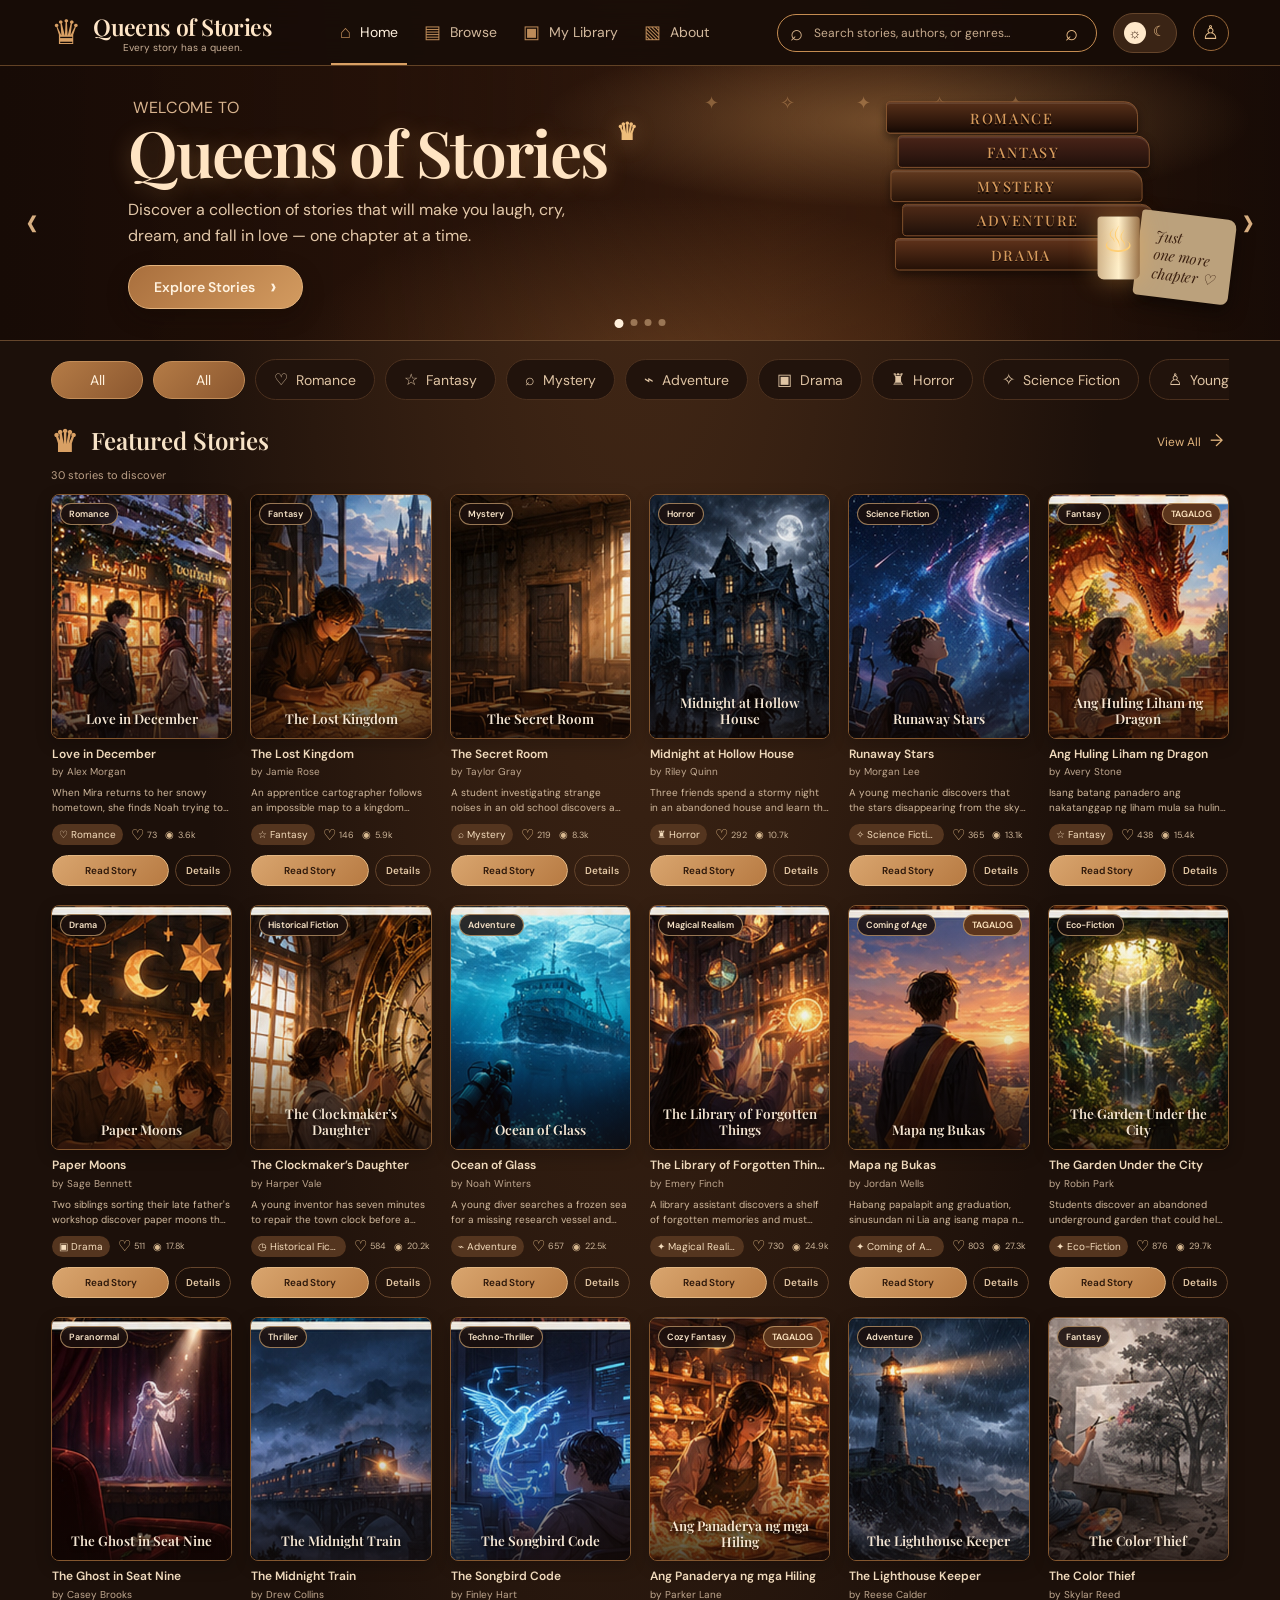
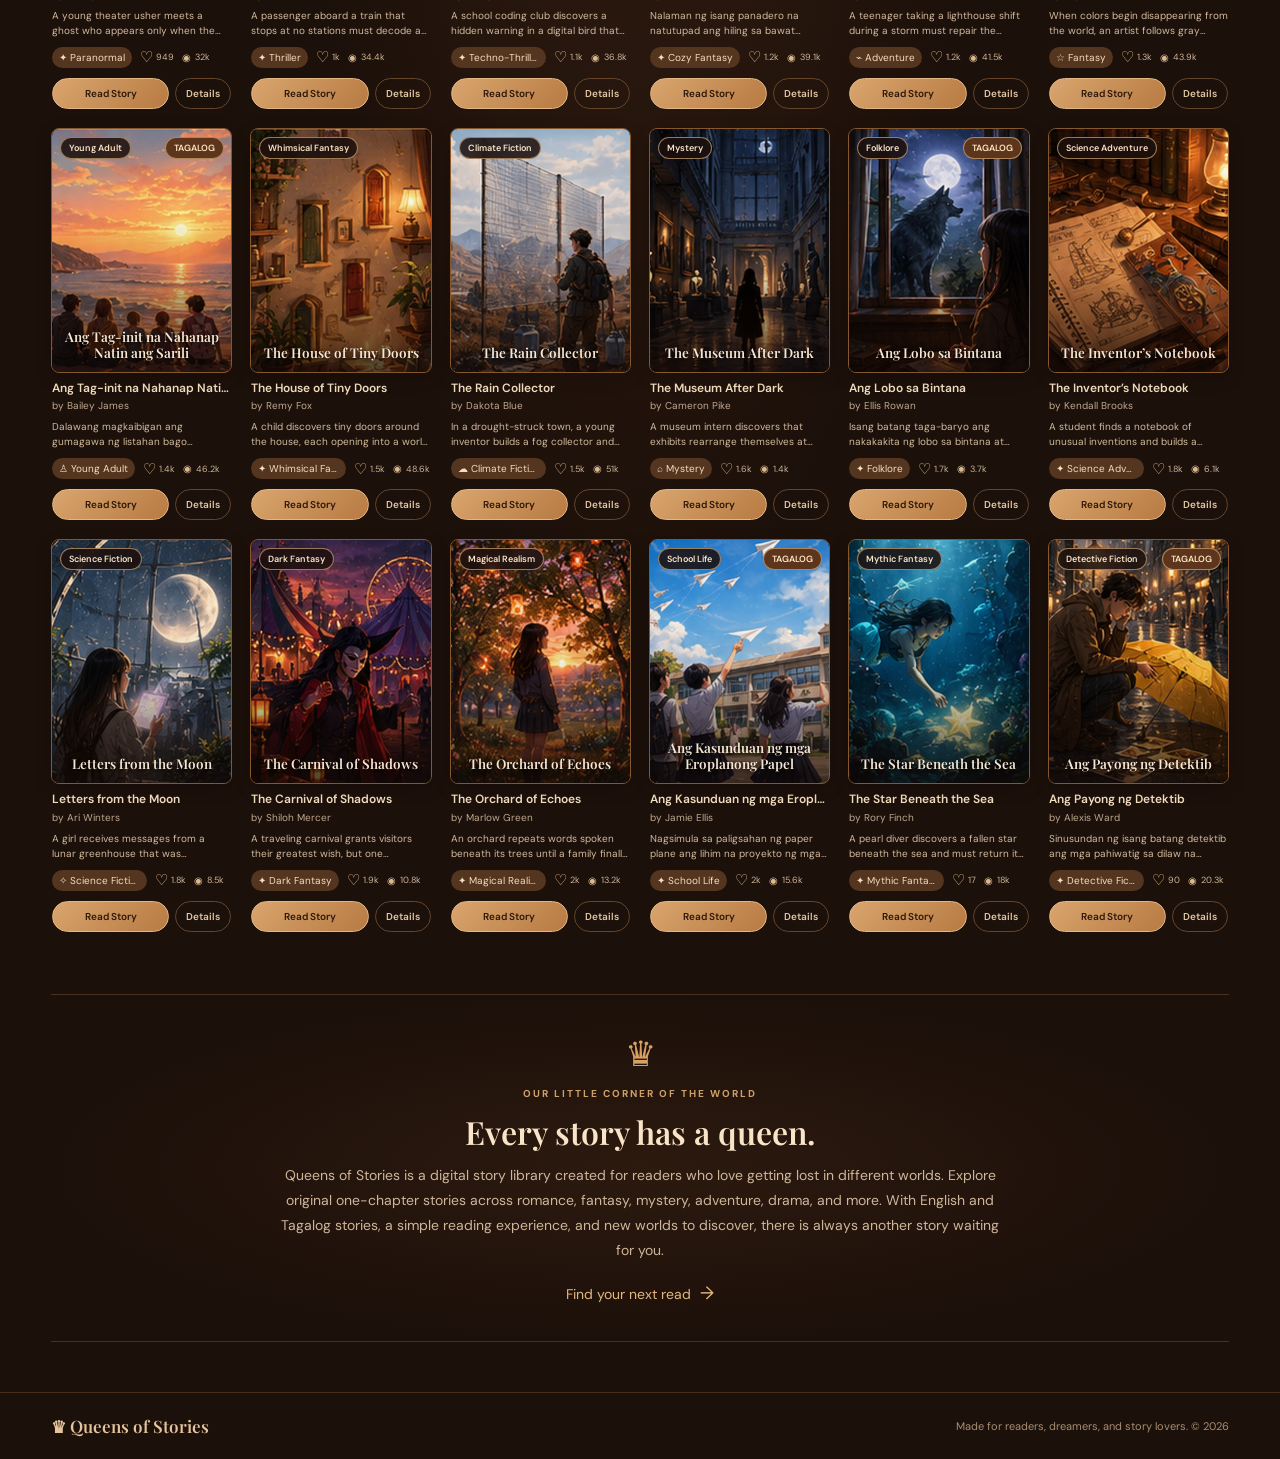
<file: index.html>
<!DOCTYPE html>
<html lang="en">
<head>
  <meta charset="UTF-8"><meta name="viewport" content="width=device-width, initial-scale=1.0">
  <meta name="description" content="Discover romance, fantasy, mystery, adventure, and Tagalog stories at Queens of Stories.">
  <title>Queens of Stories — Every Story Has a Queen</title>
  <link rel="preconnect" href="https://fonts.googleapis.com"><link rel="preconnect" href="https://fonts.gstatic.com" crossorigin>
  <link href="https://fonts.googleapis.com/css2?family=DM+Sans:wght@400;500;600;700&family=Playfair+Display:wght@500;600;700&display=swap" rel="stylesheet">
  <link rel="stylesheet" href="style.css"><script src="books.js" defer></script><script src="script.js" defer></script>
</head>
<body>
  <a class="skip-link" href="#library">Skip to stories</a>
  <header class="topbar">
    <a class="brand" href="index.html"><span class="crown">♛</span><span><strong>Queens of Stories</strong><small>Every story has a queen.</small></span></a>
    <nav class="main-nav" aria-label="Main navigation"><a class="nav-link active" href="index.html"><span>⌂</span> Home</a><a class="nav-link" href="#library"><span>▤</span> Browse</a><a class="nav-link" href="#library" id="myLibraryLink"><span>▣</span> My Library</a><a class="nav-link" href="#about"><span>▧</span> About</a></nav>
    <div class="header-actions"><label class="search-box" aria-label="Search stories"><span>⌕</span><input id="searchInput" type="search" placeholder="Search stories, authors, or genres..."><button id="searchClear" aria-label="Clear search" type="button">⌕</button></label><button id="themeToggle" class="theme-toggle" type="button" aria-label="Switch theme"><span>☼</span><span>☾</span></button><a class="profile-button" href="#about" aria-label="About Queens of Stories">♙</a></div>
  </header>
  <main>
    <section class="hero" aria-label="Welcome to Queens of Stories">
      <div class="hero-shade"></div><button class="hero-arrow hero-prev" id="heroPrev" aria-label="Previous feature">‹</button>
      <div class="hero-copy"><p class="hero-kicker" id="heroKicker">WELCOME TO</p><h1 id="heroTitle">Queens of Stories<span class="hero-crown">♛</span></h1><p id="heroDescription">Discover a collection of stories that will make you laugh, cry, dream, and fall in love — one chapter at a time.</p><a class="hero-cta" href="#library">Explore Stories <span>›</span></a></div>
      <div class="hero-book-stack" aria-hidden="true"><div class="stack-book book-a">ROMANCE</div><div class="stack-book book-b">FANTASY</div><div class="stack-book book-c">MYSTERY</div><div class="stack-book book-d">ADVENTURE</div><div class="stack-book book-e">DRAMA</div><div class="stack-note">Just<br>one more<br>chapter ♡</div><div class="stack-candle">♨</div></div>
      <button class="hero-arrow hero-next" id="heroNext" aria-label="Next feature">›</button><div class="hero-dots" id="heroDots" aria-label="Hero slides"><button class="active" aria-label="Slide 1"></button><button aria-label="Slide 2"></button><button aria-label="Slide 3"></button><button aria-label="Slide 4"></button></div>
    </section>
    <section class="library-wrap" id="library">
      <div class="genre-strip" id="genreFilters" aria-label="Filter by genre"><button class="genre-chip selected" data-genre="All">All</button></div>
      <div class="section-title-row"><h2><span class="section-crown">♛</span><span id="sectionTitle">Featured Stories</span></h2><button class="view-all" id="viewAll" type="button">View All <span>→</span></button></div>
      <p class="result-count" id="resultCount" aria-live="polite">Discover your next favorite story.</p>
      <div class="book-grid" id="bookGrid"></div><p class="empty-message" id="emptyMessage" hidden>No stories found. Try another title or genre.</p>
    </section>
    <section class="about-section" id="about"><div class="about-crown">♛</div><p class="eyebrow">OUR LITTLE CORNER OF THE WORLD</p><h2>Every story has a queen.</h2><p>Queens of Stories is a digital story library created for readers who love getting lost in different worlds. Explore original one-chapter stories across romance, fantasy, mystery, adventure, drama, and more. With English and Tagalog stories, a simple reading experience, and new worlds to discover, there is always another story waiting for you.</p><a href="#library" class="about-link">Find your next read <span>→</span></a></section>
  </main>
  <footer class="footer"><a class="footer-brand" href="index.html">♛ Queens of Stories</a><span>Made for readers, dreamers, and story lovers. © 2026</span></footer>
  <dialog id="detailsDialog" class="details-dialog"><button id="closeDialog" class="dialog-close" aria-label="Close details">×</button><div id="dialogContent"></div></dialog>
</body></html>
</file>
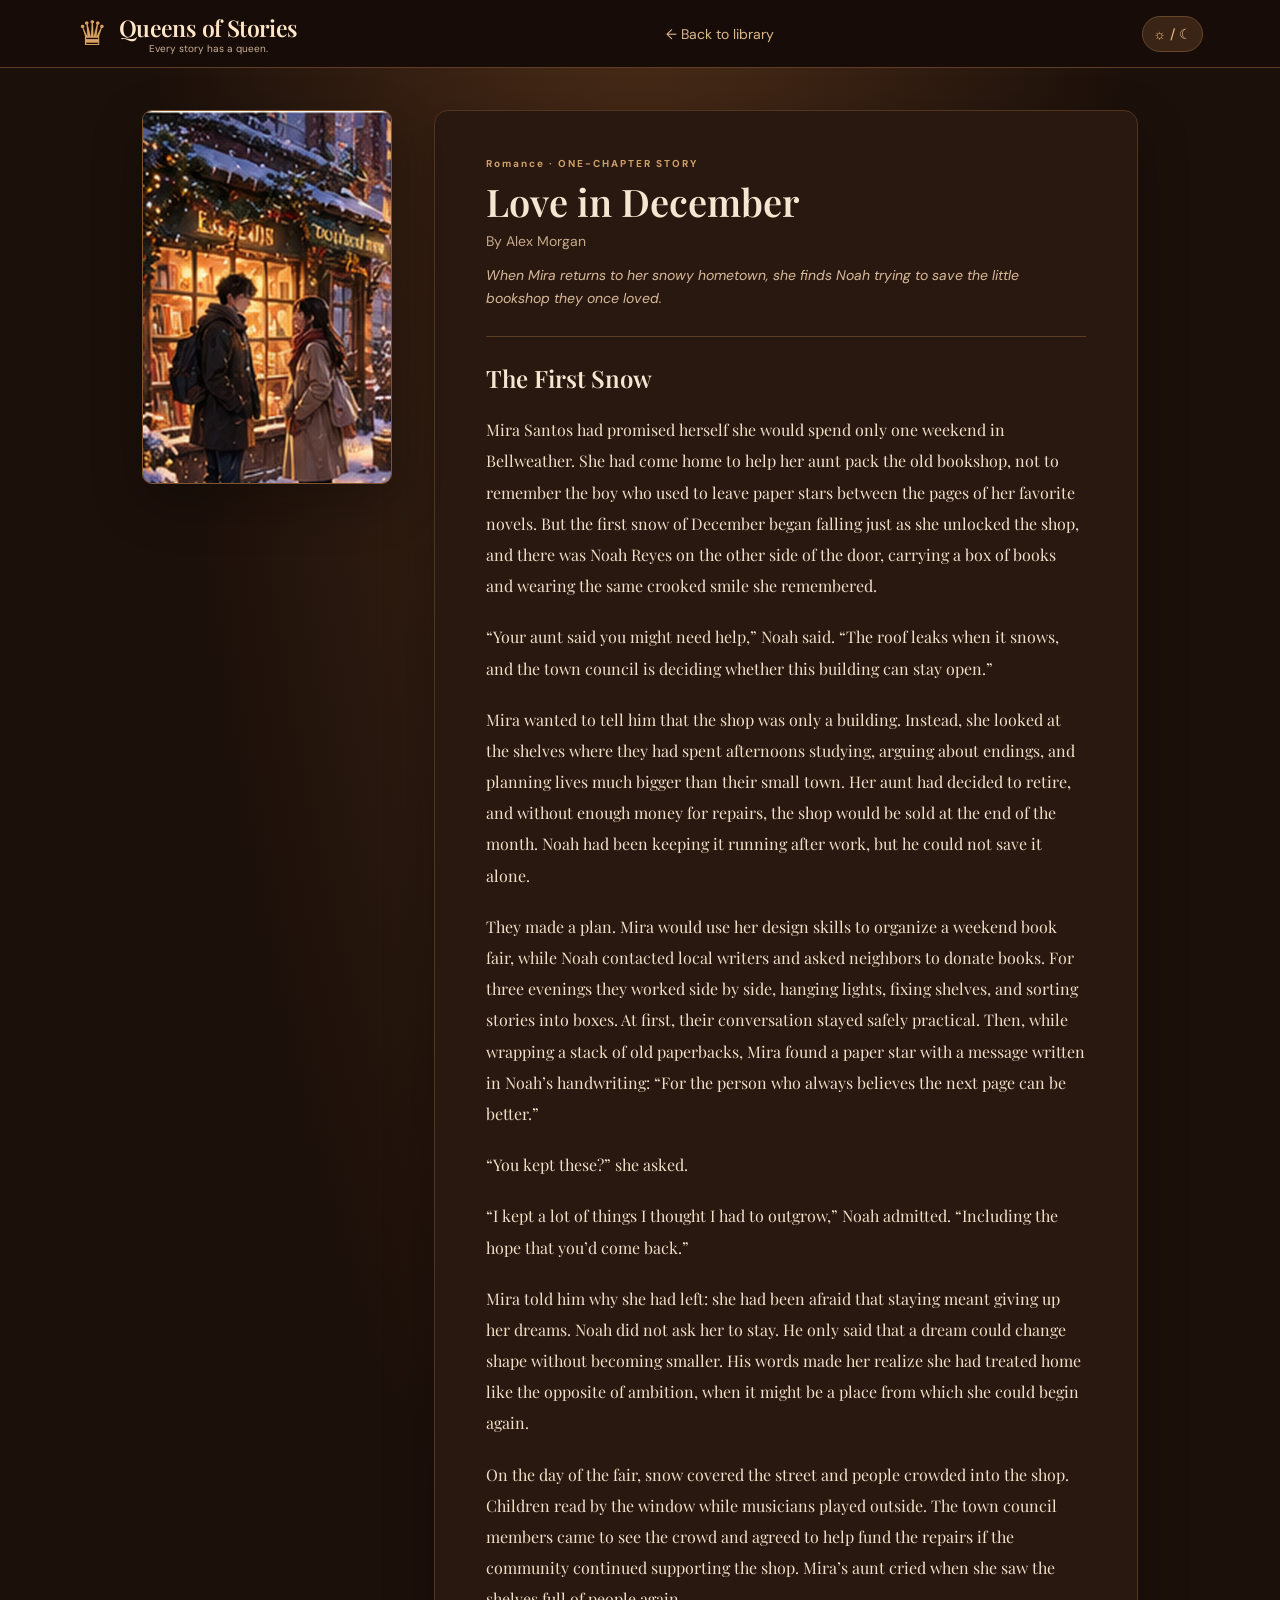
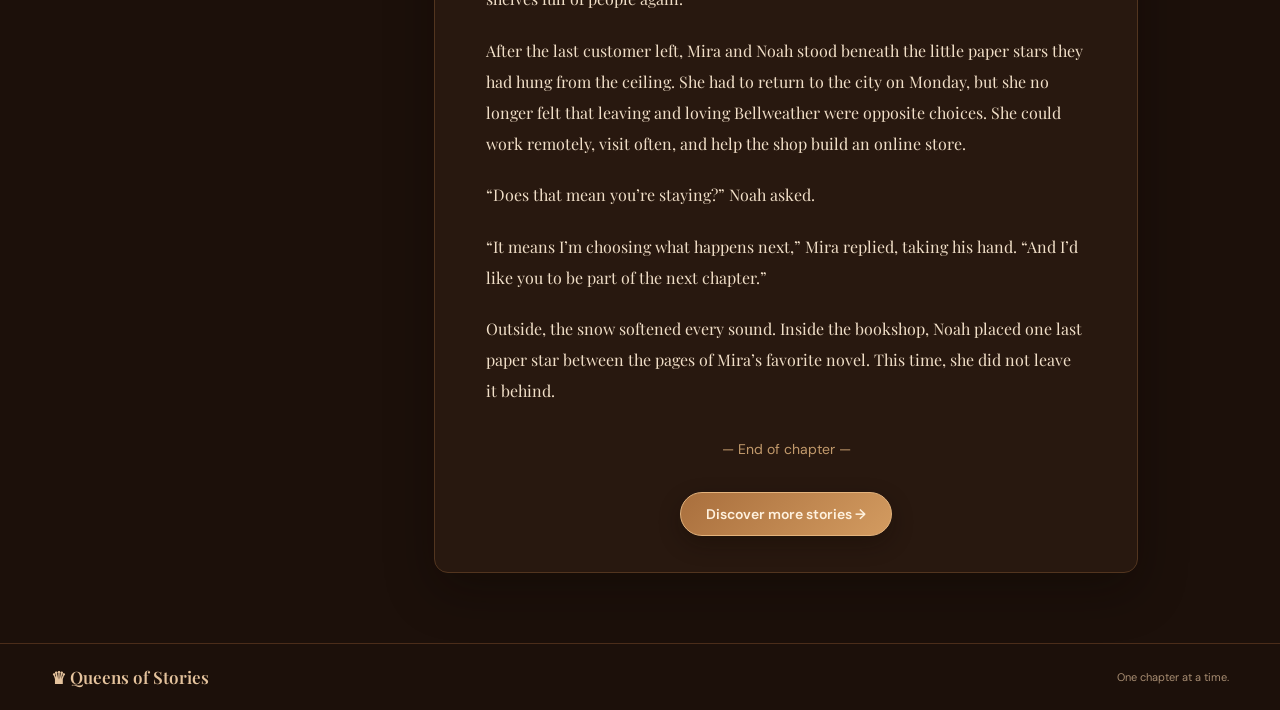
<file: story.html>
<!DOCTYPE html><html lang="en"><head><meta charset="UTF-8"><meta name="viewport" content="width=device-width,initial-scale=1"><title>Read a Story | Queens of Stories</title><link href="https://fonts.googleapis.com/css2?family=DM+Sans:wght@400;500;600;700&family=Playfair+Display:wght@500;600;700&display=swap" rel="stylesheet"><link rel="stylesheet" href="style.css"><script src="books.js" defer></script><script src="reader.js" defer></script></head><body class="reader-body"><header class="reader-top"><a class="brand" href="index.html"><span class="crown">♛</span><span><strong>Queens of Stories</strong><small>Every story has a queen.</small></span></a><a class="back-link" href="index.html#library">← Back to library</a><button id="readerTheme" class="theme-toggle" type="button">☼ / ☾</button></header><main id="readerContent" class="reader-content"><p>Loading story…</p></main><footer class="footer"><a class="footer-brand" href="index.html">♛ Queens of Stories</a><span>One chapter at a time.</span></footer></body></html>
</file>
<file: style.css>
:root{--bg:#1c100a;--bg2:#24150d;--panel:#2a190f;--panel2:#321e12;--line:#5d3d26;--line2:#80542f;--gold:#d9a064;--gold2:#f0c18a;--cream:#f8e8d1;--muted:#c4ab91;--text:#f5e6d2;--shadow:0 18px 50px #08050355}*{box-sizing:border-box}html{scroll-behavior:smooth;scroll-padding-top:85px}body{margin:0;background:radial-gradient(ellipse at 50% -20%,#50301a 0,transparent 55%),var(--bg);color:var(--text);font-family:'DM Sans',Arial,sans-serif;font-size:14px;transition:background .25s,color .25s}a{color:inherit;text-decoration:none}button,input{font:inherit}.skip-link{position:absolute;left:-999px;top:0}.skip-link:focus{left:10px;z-index:100;background:var(--gold);padding:12px}.topbar{height:66px;display:flex;align-items:center;gap:32px;padding:0 clamp(20px,4vw,64px);background:#170c07ed;border-bottom:1px solid #624225;position:sticky;top:0;z-index:20;backdrop-filter:blur(14px)}.brand{display:flex;align-items:center;gap:12px;flex-shrink:0}.crown{font-size:34px;color:var(--gold);line-height:1}.brand strong{display:block;font:600 27px 'Playfair Display',Georgia,serif;letter-spacing:-.6px;color:#ffe6c7}.brand small{display:block;text-align:center;color:#cbb197;font-size:10px;margin-top:-1px}.main-nav{display:flex;align-items:center;justify-content:center;gap:8px;margin:auto}.nav-link{height:65px;display:flex;align-items:center;gap:9px;padding:0 15px;color:#d3b99d;border-bottom:2px solid transparent;white-space:nowrap}.nav-link span{font-size:18px;color:#bd8b59}.nav-link:hover,.nav-link.active{color:#fff1df;border-bottom-color:var(--gold)}.header-actions{display:flex;align-items:center;gap:16px}.search-box{width:min(330px,25vw);height:38px;border:1px solid #c58c51;border-radius:30px;display:flex;align-items:center;padding:0 12px;gap:9px;color:#d8b38c}.search-box>span{font-size:22px}.search-box input{min-width:0;width:100%;border:0;outline:0;background:transparent;color:var(--text);font-size:12px}.search-box input::placeholder{color:#c7ab8e}.search-box button{background:none;border:0;color:var(--gold2);font-size:22px;cursor:pointer}.theme-toggle{border:1px solid #65452b;border-radius:30px;background:#3a2415;color:var(--gold2);display:flex;gap:7px;padding:8px 10px;cursor:pointer}.theme-toggle span:first-child{background:#ffe8ca;color:#412513;border-radius:50%;width:22px;height:22px;display:grid;place-items:center}.profile-button{border:1px solid #9b6a3a;color:#eac18d;border-radius:50%;width:36px;height:36px;display:grid;place-items:center;font-size:19px}.hero{min-height:275px;position:relative;overflow:hidden;display:flex;align-items:center;padding:30px clamp(80px,10vw,160px);border-bottom:1px solid #65462c;background:linear-gradient(90deg,#1c0e08 0%,#30190e 37%,#44220f 70%,#1b0e08 100%)}.hero:before{content:'';position:absolute;inset:0;background:radial-gradient(ellipse at 70% 20%,#f4b56b55,transparent 28%),radial-gradient(ellipse at 52% 110%,#b7753c55,transparent 40%),linear-gradient(90deg,#170b06 0%,#241108dd 30%,#24110855 60%,#170b06bb 100%);z-index:1}.hero:after{content:'✦  ✧      ✦       ✧       ✦';position:absolute;inset:25px 0 auto 55%;font-size:18px;letter-spacing:28px;color:#e6ad6d66;z-index:1}.hero-copy{position:relative;z-index:3;max-width:570px}.hero-kicker{color:#d8b38e;font-size:16px;margin:0 0 0 5px;letter-spacing:.04em}.hero h1{font:600 clamp(42px,5vw,70px)/1.05 'Playfair Display',Georgia,serif;margin:0;color:#ffe4c3;letter-spacing:-2px;text-shadow:0 3px 22px #d89b5b55;position:relative}.hero-crown{font-size:24px;vertical-align:top;color:#efbd7b;margin-left:9px}.hero-copy>p:not(.hero-kicker){font-size:16px;line-height:1.65;color:#e4c9aa;max-width:490px;margin:12px 0 16px}.hero-cta{display:inline-flex;align-items:center;justify-content:center;gap:15px;padding:12px 25px;background:linear-gradient(135deg,#a96f3d,#d39b60);border:1px solid #e4b37c;border-radius:30px;color:#fff2df;font-weight:600;box-shadow:0 8px 22px #12090455;transition:transform .2s,filter .2s}.hero-cta:hover{transform:translateY(-2px);filter:brightness(1.12)}.hero-cta span{font-size:22px;line-height:12px}.hero-arrow{position:absolute;z-index:5;top:45%;border:0;background:transparent;color:#edc18f;font-size:48px;cursor:pointer;opacity:.9}.hero-prev{left:20px}.hero-next{right:20px}.hero-dots{position:absolute;z-index:5;bottom:12px;left:50%;transform:translateX(-50%);display:flex;gap:7px}.hero-dots button{border:0;padding:0;width:7px;height:7px;border-radius:50%;background:#9a7655;cursor:pointer}.hero-dots button.active{background:#fff0db;width:9px;height:9px}.hero-book-stack{position:absolute;z-index:2;right:clamp(40px,12vw,190px);top:24px;width:320px;height:225px;transform:perspective(800px) rotateY(-7deg)}.stack-book{height:36px;width:280px;margin:0 0 2px 0;display:flex;align-items:center;justify-content:center;border-radius:5px 15px 4px 5px;border:1px solid #8b5731;box-shadow:0 5px 9px #09050388,inset 0 2px #ffffff18;color:#d69a5c;font:500 16px 'Playfair Display',Georgia,serif;letter-spacing:2px;text-shadow:0 2px #100704;background:linear-gradient(180deg,#583019,#281309 75%,#140904)}.book-b{margin-left:13px;background:linear-gradient(180deg,#4a2418,#20100b)}.book-c{margin-left:5px;background:linear-gradient(180deg,#633a1f,#281409)}.book-d{margin-left:18px;background:linear-gradient(180deg,#512b17,#1f1009)}.book-e{margin-left:10px;background:linear-gradient(180deg,#60331b,#241006)}.stack-note{position:absolute;right:-65px;bottom:4px;background:#bba17c;color:#3c2111;padding:16px 18px;border-radius:4px 10px 8px 5px;transform:rotate(7deg);font:italic 16px 'Playfair Display',serif;box-shadow:0 8px 20px #0b0603aa}.stack-candle{position:absolute;right:38px;bottom:27px;width:47px;height:70px;border-radius:4px 4px 7px 7px;background:linear-gradient(90deg,#d1b48b,#fff0cb,#9a7248);color:#ffce73;text-align:center;padding-top:0;font-size:40px;text-shadow:0 0 18px #ffb451;box-shadow:0 0 30px #ffb65b66}.library-wrap{padding:18px clamp(24px,4vw,64px) 42px;max-width:1800px;margin:0 auto}.genre-strip{display:flex;align-items:center;gap:10px;overflow-x:auto;padding:0 0 17px;scrollbar-width:thin}.genre-chip{flex-shrink:0;display:flex;align-items:center;justify-content:center;gap:8px;border:1px solid #4b301e;background:#21130c;color:#dfc4a4;border-radius:24px;padding:9px 18px;min-width:92px;cursor:pointer;transition:all .18s}.genre-chip span{font-size:16px}.genre-chip:hover,.genre-chip.selected{background:linear-gradient(135deg,#b47b46,#8b572f);border-color:#c38d58;color:#fff1dc}.section-title-row{display:flex;align-items:center;justify-content:space-between;margin:3px 0 8px}.section-title-row h2{display:flex;align-items:center;gap:13px;font:600 24px 'Playfair Display',Georgia,serif;margin:0;color:#f7e3c7}.section-crown{color:var(--gold);font-size:30px}.view-all{border:0;background:transparent;color:#dfb27c;cursor:pointer;font-size:12px}.view-all span{font-size:17px;margin-left:6px}.result-count{font-size:11px;color:#bda187;margin:0 0 12px}.book-grid{display:grid;grid-template-columns:repeat(7,minmax(0,1fr));gap:19px 18px}.book-card{min-width:0;animation:fadeUp .45s both;animation-delay:calc(var(--card-index,0)*18ms)}@keyframes fadeUp{from{opacity:0;transform:translateY(10px)}to{opacity:1;transform:translateY(0)}}.cover-link{display:block}.cover-frame{height:auto;aspect-ratio:2/2.7;position:relative;overflow:hidden;border:1px solid #84572f;border-radius:8px;background:#28180f;box-shadow:0 5px 16px #0805033d;transition:transform .22s,box-shadow .22s,border-color .22s}.cover-frame:after{content:'';position:absolute;inset:0;background:linear-gradient(180deg,#10070408 35%,#10070412 55%,#100704bd 100%);pointer-events:none}.cover-link:hover .cover-frame{transform:translateY(-5px) scale(1.015);border-color:#e2ad6e;box-shadow:0 14px 25px #08050380}.cover-image{display:block;width:100%;height:100%;object-fit:cover;transition:transform .4s}.cover-link:hover .cover-image{transform:scale(1.045)}.cover-genre,.language-badge{position:absolute;z-index:2;top:8px;left:8px;border:1px solid #d7ad78aa;border-radius:14px;padding:4px 8px;background:#1b100ddc;color:#f8e4c8;font-size:9px;font-weight:600;backdrop-filter:blur(5px)}.language-badge{left:auto;right:7px;background:#5c351c;color:#ffe5c0}.cover-bottom-title{position:absolute;z-index:2;left:10px;right:10px;bottom:11px;font:600 clamp(12px,1.05vw,17px)/1.18 'Playfair Display',Georgia,serif;text-align:center;color:#fff0dc;text-shadow:0 2px 5px #000;opacity:.96}.card-info{padding:8px 1px 0}.book-title{display:block;font-size:12px;font-weight:600;line-height:1.3;color:#f5dfc1;white-space:nowrap;overflow:hidden;text-overflow:ellipsis}.book-title:hover{color:#efbd80}.book-author{margin:3px 0 7px;color:#bfa78f;font-size:10px}.book-synopsis{margin:0 0 9px;color:#d1b99d;font-size:10px;line-height:1.5;display:-webkit-box;-webkit-line-clamp:2;-webkit-box-orient:vertical;overflow:hidden;min-height:30px}.card-meta{display:flex;align-items:center;gap:8px;color:#d9b990;font-size:10px;white-space:nowrap;overflow:hidden}.genre-pill{background:#54351f;border-radius:12px;padding:4px 7px;color:#f5ddbd;max-width:95px;overflow:hidden;text-overflow:ellipsis}.like-button{display:flex;align-items:center;gap:3px;background:none;border:0;color:#edc38c;cursor:pointer;padding:0;font-size:15px}.like-button.liked{color:#ff8c78}.like-button small,.views small{font-size:9px;color:#cbb397}.views{display:flex;align-items:center;gap:4px}.card-buttons{display:flex;gap:6px;margin-top:10px}.read-button,.details-button{display:flex;align-items:center;justify-content:center;border-radius:24px;padding:8px 6px;font-size:10px;font-weight:600;cursor:pointer}.read-button{flex:1;background:linear-gradient(135deg,#d9a56e,#b77a42);color:#2d180b;border:1px solid #e3b783}.details-button{background:transparent;color:#e3c7a4;border:1px solid #65452c;padding-inline:10px}.read-button:hover,.details-button:hover{filter:brightness(1.12)}.empty-message{text-align:center;padding:50px;color:#c7a988}.about-section{margin:20px clamp(24px,4vw,64px) 50px;padding:36px 20px;text-align:center;border-top:1px solid #4d301c;border-bottom:1px solid #4d301c;background:radial-gradient(ellipse at center,#44281666,transparent 70%)}.about-crown{font-size:35px;color:var(--gold)}.eyebrow{color:#cfa06a;font-size:10px;letter-spacing:2px;font-weight:700}.about-section h2{font:600 32px 'Playfair Display',Georgia,serif;margin:8px 0 10px;color:#f9e4c8}.about-section>p:not(.eyebrow){max-width:720px;margin:0 auto 18px;color:#cfb69b;line-height:1.8}.about-link{color:#e4b77e}.about-link span{font-size:18px;margin-left:5px}.footer{border-top:1px solid #4b2d1a;padding:22px clamp(24px,4vw,64px);display:flex;align-items:center;justify-content:space-between;color:#a88d72;font-size:11px}.footer-brand{font:600 17px 'Playfair Display',Georgia,serif;color:#e5c39d}.details-dialog{width:min(520px,calc(100% - 30px));border:1px solid #82572f;border-radius:16px;background:#25150d;color:#f7e5cc;padding:30px;box-shadow:var(--shadow)}.details-dialog::backdrop{background:#080503cc;backdrop-filter:blur(5px)}.dialog-close{position:absolute;right:14px;top:10px;border:0;background:none;color:#f5d4ad;font-size:28px;cursor:pointer}.dialog-cover{float:left;width:112px;aspect-ratio:2/3;object-fit:cover;border-radius:7px;margin:0 20px 12px 0}.details-dialog h2{font:600 26px 'Playfair Display',serif;margin:4px 0}.dialog-byline{color:#c5a788;font-size:12px}.details-dialog p:not(.eyebrow){line-height:1.7;color:#d9c2a6}.dialog-read{display:inline-flex;margin-top:12px;padding:11px 18px}.reader-body{min-height:100vh}.reader-top{height:68px;display:flex;align-items:center;justify-content:space-between;padding:0 clamp(20px,6vw,90px);border-bottom:1px solid var(--line);background:#170c07}.back-link{color:#dcb889}.reader-content{max-width:1040px;margin:42px auto 70px;padding:0 22px;display:grid;grid-template-columns:250px minmax(0,1fr);align-items:start;gap:42px}.reader-cover{width:100%;border-radius:10px;border:1px solid #80542f;box-shadow:var(--shadow);position:sticky;top:90px}.reader-paper{background:#28180f;border:1px solid #52351f;border-radius:14px;padding:36px clamp(22px,4vw,54px);box-shadow:var(--shadow)}.reader-paper h1{font:600 38px/1.15 'Playfair Display',serif;margin:0 0 8px}.reader-byline{color:#c7a98a;margin-top:0}.reader-synopsis{color:#d8b99a;line-height:1.7;font-style:italic}.reader-rule{height:1px;background:#5c3b23;margin:25px 0}.reader-paper h2{font:600 24px 'Playfair Display',serif}.story-text{font:16px/1.95 'Playfair Display',Georgia,serif;color:#f1dfc8}.story-text p{margin:0 0 20px}.reader-end{text-align:center;color:#c29a6c;margin:34px 0}.reader-bottom{text-align:center}.light-theme{--bg:#f4e9db;--bg2:#fff8ef;--panel:#fff8ef;--panel2:#f1e1ce;--line:#d8bfa2;--text:#382315;background:#f4e9db;color:#382315}.light-theme .topbar,.light-theme .reader-top{background:#fff8ef;border-color:#d8bfa2}.light-theme .brand strong,.light-theme .section-title-row h2,.light-theme .about-section h2{color:#4b2d1b}.light-theme .brand small,.light-theme .nav-link,.light-theme .about-section>p:not(.eyebrow){color:#76583e}.light-theme .search-box input{color:#382315}.light-theme .genre-chip{background:#fff8ef;color:#65442a;border-color:#d8bfa2}.light-theme .genre-chip.selected{background:#b47b46;color:#fff}.light-theme .book-title{color:#4b2d1b}.light-theme .book-author,.light-theme .book-synopsis,.light-theme .result-count{color:#80634a}.light-theme .details-dialog,.light-theme .reader-paper{background:#fff8ef;color:#382315}.light-theme .story-text{color:#3e2b1c}.light-theme .footer{border-color:#d8bfa2}.light-theme .search-box{border-color:#b47b46}.light-theme .theme-toggle{background:#f0dfca;color:#6d4726}
@media(max-width:1350px){.book-grid{grid-template-columns:repeat(6,minmax(0,1fr))}.topbar{gap:18px}.brand strong{font-size:23px}.nav-link{padding:0 9px}.hero-book-stack{right:7vw;transform:scale(.9)}}@media(max-width:1050px){.book-grid{grid-template-columns:repeat(5,minmax(0,1fr))}.main-nav{gap:0}.nav-link{font-size:12px;padding:0 7px}.search-box{width:210px}.hero-book-stack{right:4vw;opacity:.72}.hero{padding-left:8vw}.hero-copy{max-width:52%}}@media(max-width:800px){.topbar{height:auto;min-height:66px;flex-wrap:wrap;padding:10px 18px;gap:10px}.brand strong{font-size:21px}.main-nav{order:3;width:100%;justify-content:space-around}.nav-link{height:36px}.header-actions{margin-left:auto}.search-box{width:180px}.theme-toggle{display:none}.hero{min-height:300px;padding:32px 48px}.hero-copy{max-width:75%}.hero h1{font-size:44px}.hero-book-stack{right:-65px;opacity:.28;transform:scale(.8)}.book-grid{grid-template-columns:repeat(4,minmax(0,1fr));gap:20px 13px}.genre-chip{padding:8px 14px}.reader-content{grid-template-columns:180px minmax(0,1fr);gap:22px}.reader-paper{padding:25px}.reader-paper h1{font-size:30px}}@media(max-width:560px){.header-actions{width:100%;order:2}.search-box{width:100%}.profile-button{display:none}.hero{padding:28px 28px;min-height:315px}.hero-copy{max-width:100%}.hero h1{font-size:40px;letter-spacing:-1px}.hero-copy>p:not(.hero-kicker){font-size:14px}.hero-book-stack{display:none}.hero-prev{left:4px}.hero-next{right:4px}.library-wrap{padding-inline:15px}.genre-strip{gap:7px}.genre-chip{padding:8px 12px;min-width:auto;font-size:12px}.section-title-row h2{font-size:21px}.book-grid{grid-template-columns:repeat(2,minmax(0,1fr));gap:22px 13px}.cover-bottom-title{font-size:15px}.book-title{font-size:13px}.book-synopsis{font-size:11px;min-height:32px}.card-meta{gap:7px}.read-button,.details-button{font-size:11px}.about-section{margin-inline:15px}.about-section h2{font-size:27px}.footer{gap:12px;flex-direction:column;text-align:center}.reader-top{padding:10px 16px;flex-wrap:wrap;height:auto;gap:10px}.reader-top .brand strong{font-size:20px}.reader-content{display:flex;flex-direction:column;align-items:center;margin:24px auto 45px;gap:20px}.reader-cover{position:static;width:165px}.reader-paper{padding:24px 20px}.reader-paper h1{font-size:29px}.story-text{font-size:15px}.dialog-cover{width:90px}}@media(prefers-reduced-motion:reduce){*,*::before,*::after{animation-duration:.01ms!important;animation-iteration-count:1!important;scroll-behavior:auto!important;transition-duration:.01ms!important}}
</file>
